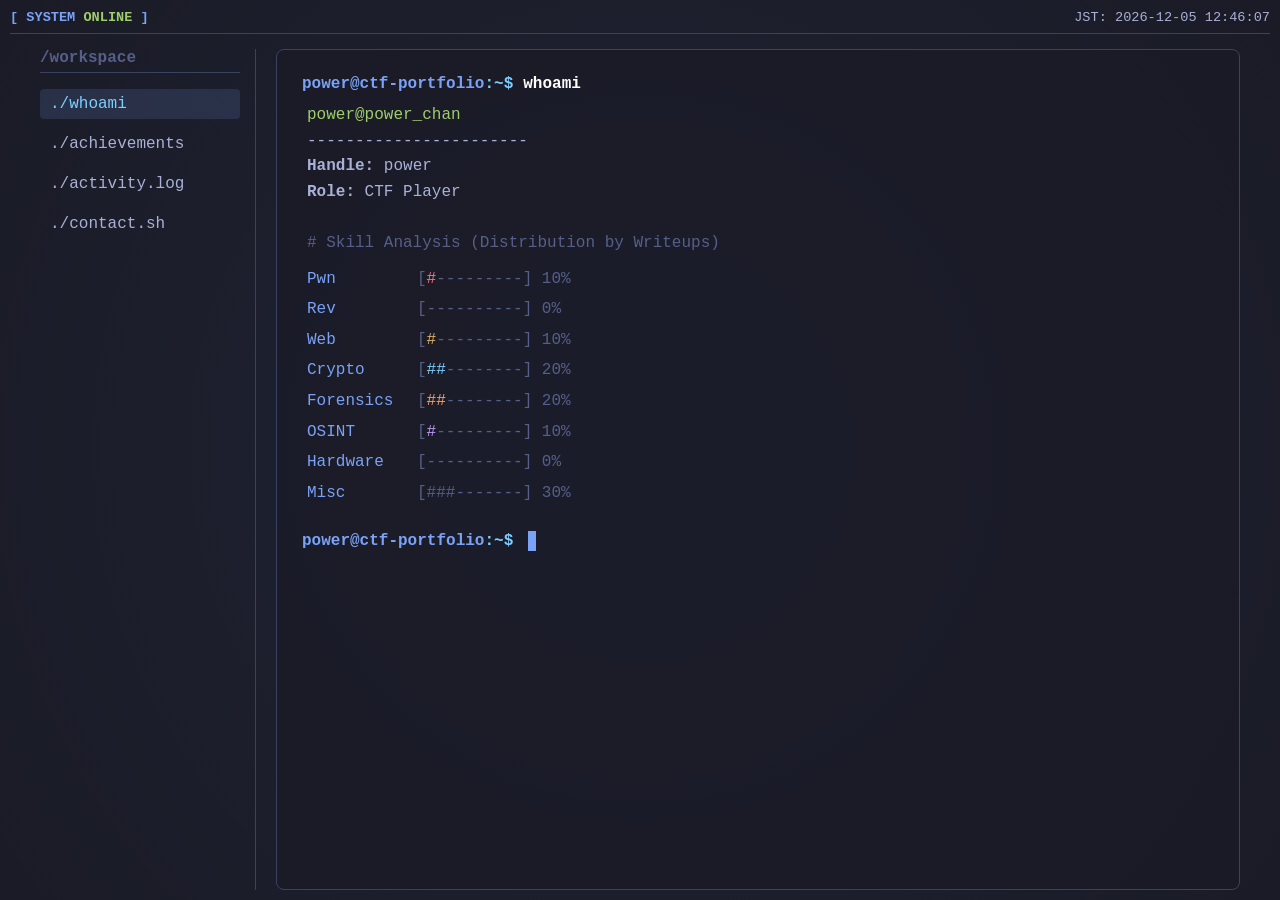
<file: index.html>
<!DOCTYPE html>
<html lang="ja">
<head>
    <meta charset="UTF-8">
    <meta name="viewport" content="width=device-width, initial-scale=1.0">
    <title>power | Portfolio</title>
    <link rel="stylesheet" href="style.css">
</head>
<body>

<header class="header">
    <div class="glitch">
        [ SYSTEM <span style="color: var(--tag-writeup);">ONLINE</span> ]
    </div>
    <div id="jst-time"></div>
</header>

<div class="container">
    <nav class="sidebar">
        <h3>/workspace</h3>
        <ul>
            <li><a onclick="showSection('whoami')" class="menu-item active">./whoami</a></li>
            <li><a onclick="showSection('achievements')" class="menu-item">./achievements</a></li>
            <li><a onclick="showSection('timeline')" class="menu-item">./activity.log</a></li>
            <li><a onclick="showSection('contact')" class="menu-item">./contact.sh</a></li>
        </ul>
    </nav>

    <main class="terminal" id="terminal-screen">
        <section id="error-section" class="section">
            <div class="prompt">
                <span class="user">power@ctf-portfolio</span><span class="symbol">:~$</span>
                <span class="command" id="error-command"></span>
            </div>
            <div class="response" style="color: var(--tag-pwn);">
                bash: command not found
            </div>
        </section>

        <section id="whoami" class="section">
            <div class="prompt">
                <span class="user">power@ctf-portfolio</span><span class="symbol">:~$</span>
                <span class="command">whoami</span>
            </div>
            <div class="response">
                <span style="color:var(--tag-writeup)">power@power_chan</span><br>
                -----------------------<br>
                <strong>Handle:</strong> power<br>
                <strong>Role:</strong> CTF Player<br>
                <br>
                <span style="color: var(--comment);"># Skill Analysis (Distribution by Writeups)</span><br>
                <div id="skill-inventory" class="skill-grid"></div>
            </div>
        </section>

        <section id="achievements" class="section">
            <div class="prompt">
                <span class="user">power@ctf-portfolio</span><span class="symbol">:~$</span>
                <span class="command">ls -l ./achievements</span>
            </div>
            <div class="response">
                <table style="width:100%; border-collapse: collapse; font-size: 0.9em;">
                    <thead>
                        <tr style="border-bottom: 1px solid #3b4261; text-align: left; color: var(--comment);">
                            <th>DATE</th><th>EVENT</th><th>RESULT</th>
                        </tr>
                    </thead>
                    <tbody id="achievement-table-body"></tbody>
                </table>
            </div>
        </section>

        <section id="timeline" class="section">
            <div class="prompt">
                <span class="user">power@ctf-portfolio</span><span class="symbol">:~$</span>
                <span class="command">tail -n 3 activity.log</span>
            </div>
            <div class="response" id="log-response"></div>
        </section>

        <section id="contact" class="section">
            <div class="prompt">
                <span class="user">power@ctf-portfolio</span><span class="symbol">:~$</span>
                <span class="command">./contact.sh</span>
            </div>
            <div class="response">
                <span style="color:var(--comment)"># Reach out to me via:</span><br>
                Hackmd: <a href="https://hackmd.io/@power-chan?utm_source=overview&utm_medium=team-switcher" target="_blank">hackmd.io/@power-chan</a><br>
                Discord: poooooooooower<br>
                X: <a href="https://x.com/poweeeeeer_chan?s=21" target="_blank">poweeeeeer_chan</a>
            </div>
        </section>

        <div class="prompt" id="bottom-prompt" style="display: flex;">
            <span class="user">power@ctf-portfolio</span><span class="symbol">:~$</span>
            <span class="command" id="input-display"></span>
            <span class="cursor"></span>
            <input type="text" id="hidden-input" style="position: absolute; opacity: 0; pointer-events: none;">
        </div>
    </main>
</div>

<script src="main.js"></script>
</body>
</html>
</file>
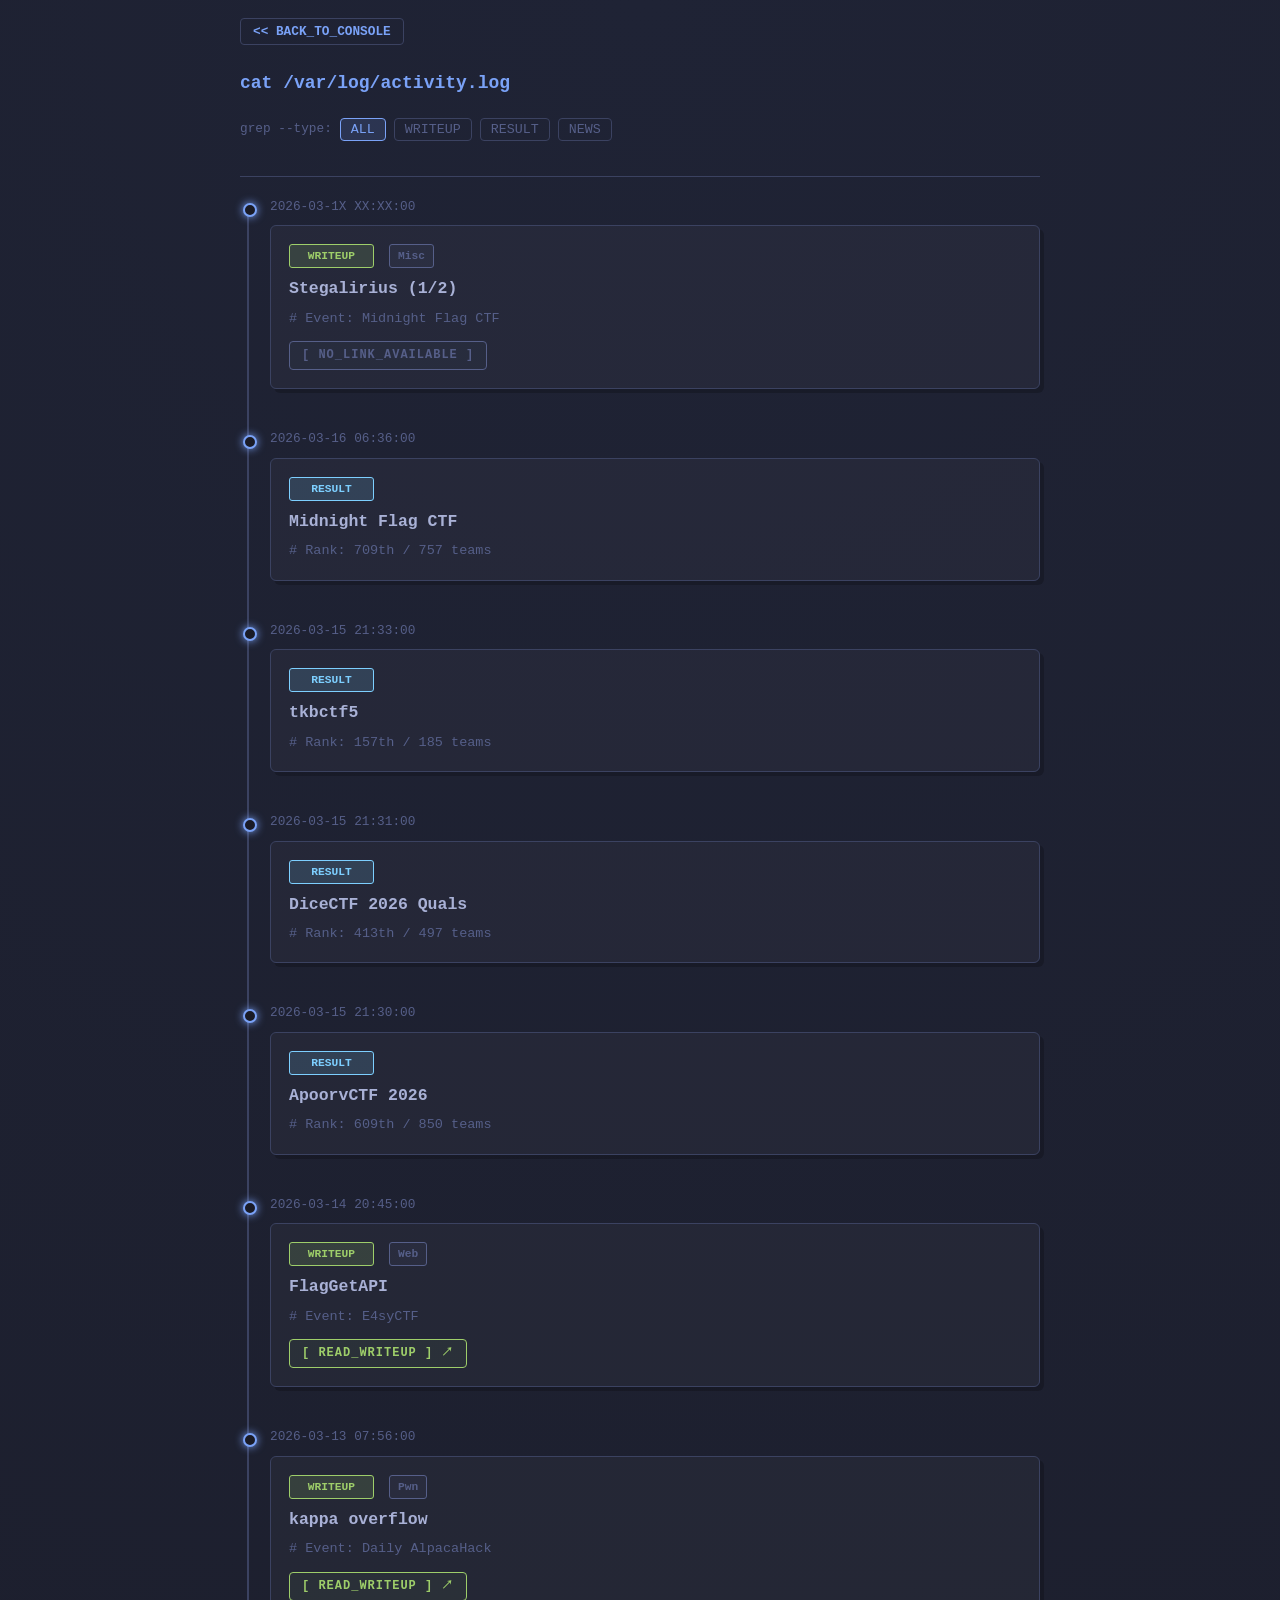
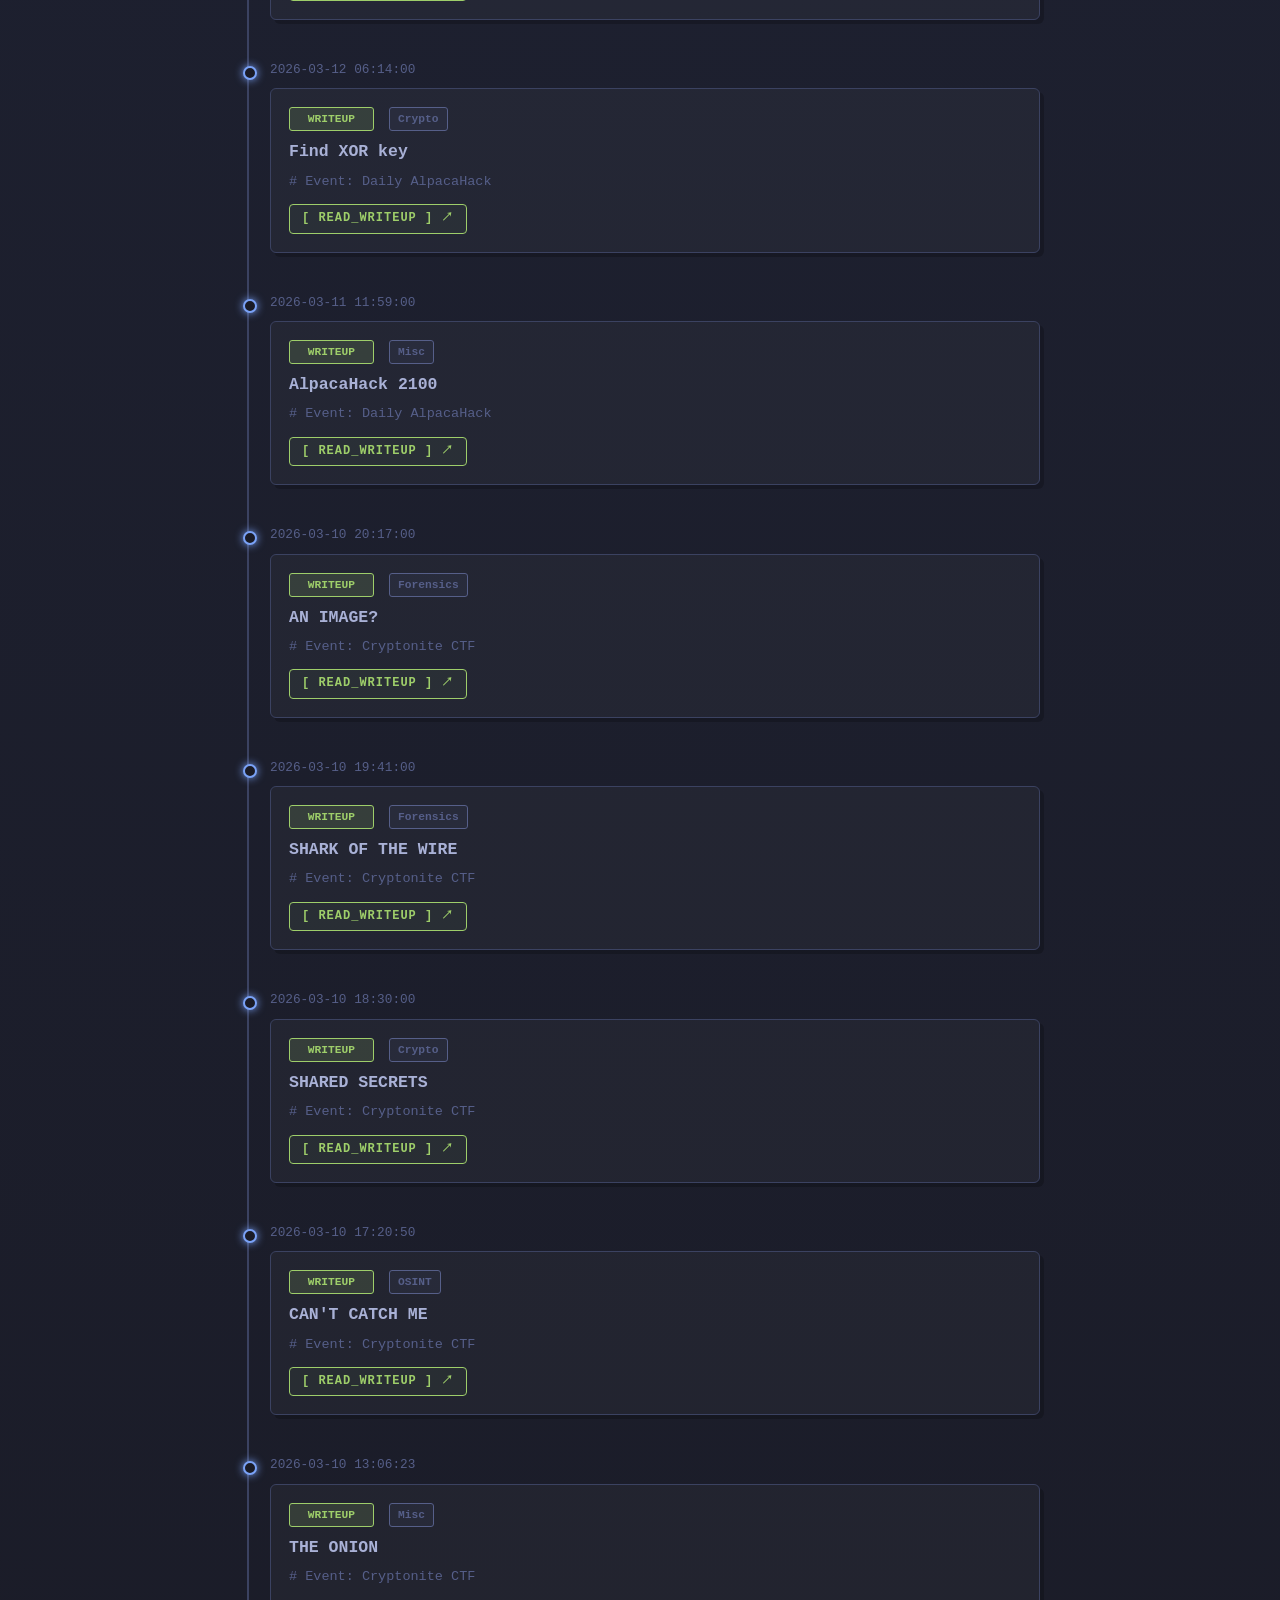
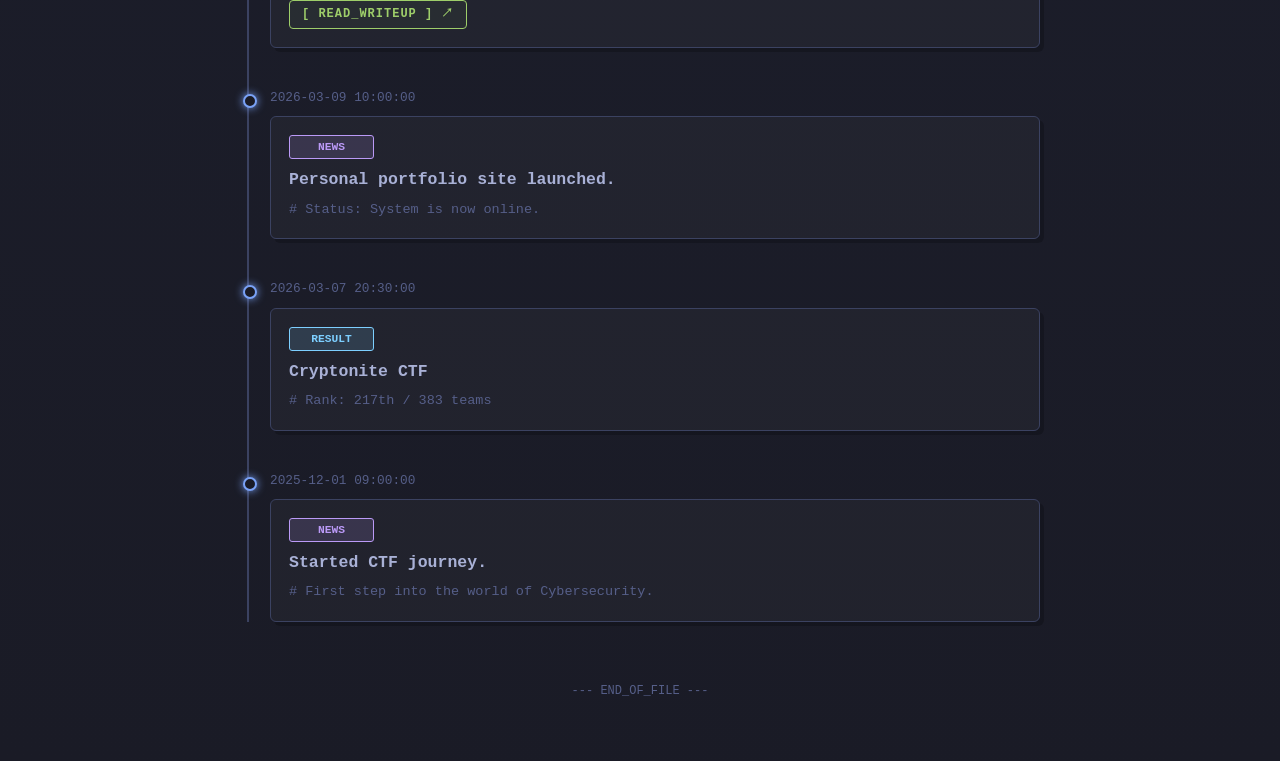
<file: logs.html>
<!DOCTYPE html>
<html lang="ja">
<head>
    <meta charset="UTF-8">
    <meta name="viewport" content="width=device-width, initial-scale=1.0">
    <title>System Logs | activity.log</title>
    <style>
        :root {
            --bg-color: #1a1b26;
            --text-color: #a9b1d6;
            --accent-color: #7aa2f7;
            --font-family: 'Consolas', 'Monaco', 'Courier New', monospace;
            --tag-writeup: #9ece6a;
            --tag-news: #bb9af7;
            --tag-result: #7dcfff;
            --cyan: #7dcfff;
            --comment: #565f89;
            --line-color: #3b4261;
        }

        body {
            background-color: var(--bg-color);
            color: var(--text-color);
            font-family: var(--font-family);
            margin: 0;
            padding: 20px;
            line-height: 1.6;
            background-image: radial-gradient(circle at 50% 0%, #1f2335 0%, #1a1b26 100%);
            min-height: 100vh;
            font-size: 15px;
        }

        .log-container {
            max-width: 800px;
            margin: 0 auto;
        }

        .log-header {
            border-bottom: 1px solid var(--line-color);
            padding-bottom: 15px;
            margin-bottom: 20px;
            animation: fadeInHeader 0.5s ease-out forwards;
        }

        @keyframes fadeInHeader {
            from { opacity: 0; transform: translateY(-10px); }
            to { opacity: 1; transform: translateY(0); }
        }

        .back-link {
            color: var(--accent-color);
            text-decoration: none;
            font-size: 0.85em;
            font-weight: bold;
            border: 1px solid var(--line-color);
            padding: 5px 12px;
            border-radius: 4px;
            transition: 0.3s;
        }

        .back-link:hover {
            background: rgba(122, 162, 247, 0.1);
            color: var(--cyan);
            border-color: var(--accent-color);
        }

        .filter-bar {
            margin: 20px 0;
            font-size: 0.85em;
            display: flex;
            flex-wrap: wrap;
            align-items: center;
            gap: 8px;
        }
        .filter-btn {
            background: transparent;
            border: 1px solid var(--line-color);
            color: var(--comment);
            padding: 3px 10px;
            font-family: var(--font-family);
            cursor: pointer;
            border-radius: 4px;
            transition: 0.2s;
        }
        .filter-btn:hover { border-color: var(--accent-color); color: var(--accent-color); }
        .filter-btn.active {
            background: rgba(122, 162, 247, 0.15);
            border-color: var(--accent-color);
            color: var(--accent-color);
        }

        .timeline { position: relative; padding-left: 30px; min-height: 100px; }
        .timeline::before {
            content: ""; position: absolute; left: 7px; top: 10px; bottom: 0; width: 2px;
            background: var(--line-color);
        }

        .log-entry { 
            position: relative; 
            margin-bottom: 40px;
            opacity: 0;
            transform: translateY(15px);
            transition: opacity 0.4s ease, transform 0.4s ease;
        }
        
        .log-entry.visible {
            opacity: 1;
            transform: translateY(0);
        }
        
        .log-entry.hidden { 
            display: none !important;
        }
        
        .log-entry::before {
            content: ""; position: absolute; left: -27px; top: 6px; width: 10px; height: 10px;
            background: var(--bg-color); border: 2px solid var(--accent-color); border-radius: 50%;
            z-index: 2; box-shadow: 0 0 8px var(--accent-color);
        }

        .time-stamp { display: block; font-size: 0.85em; color: var(--comment); margin-bottom: 8px; }

        .log-body {
            background: rgba(255, 255, 255, 0.03);
            border: 1px solid var(--line-color);
            padding: 18px;
            border-radius: 6px;
            box-shadow: 4px 4px 0px rgba(0,0,0,0.2);
        }

        .tag {
            display: inline-block;
            width: 75px;
            text-align: center;
            font-weight: bold; 
            padding: 2px 4px;
            border-radius: 3px; 
            font-size: 0.75em;
            text-transform: uppercase; 
            margin-right: 6px;
        }

        .tag-writeup { background: rgba(158, 206, 106, 0.15); color: var(--tag-writeup); border: 1px solid var(--tag-writeup); }
        .tag-result { background: rgba(125, 207, 255, 0.15); color: var(--cyan); border: 1px solid var(--cyan); }
        .tag-news { background: rgba(187, 154, 247, 0.15); color: var(--tag-news); border: 1px solid var(--tag-news); }
        .tag-category { background: rgba(86, 95, 137, 0.1); color: var(--comment); border: 1px solid var(--comment); text-transform: none; width: auto; padding: 2px 8px; }

        .log-title {
            display: block;
            font-size: 1.1em;
            font-weight: bold;
            color: var(--text-color);
            margin: 8px 0 5px 0;
        }

        .log-details {
            color: var(--comment);
            font-size: 0.9em;
        }

        .read-more-btn {
            display: inline-block;
            color: var(--tag-writeup);
            text-decoration: none;
            font-size: 0.8em;
            font-weight: bold;
            border: 1px solid var(--tag-writeup);
            padding: 4px 12px;
            border-radius: 4px;
            background: rgba(158, 206, 106, 0.05);
            transition: all 0.2s ease;
            letter-spacing: 1px;
            margin-top: 12px;
        }
        .read-more-btn:hover { background: rgba(158, 206, 106, 0.2); box-shadow: 0 0 12px rgba(158, 206, 106, 0.3); color: #fff; }

        /* 無効化されたボタンのスタイル */
        .read-more-btn.disabled {
            color: var(--comment);
            border-color: var(--comment);
            background: rgba(86, 95, 137, 0.05);
            cursor: not-allowed;
            pointer-events: none;
            box-shadow: none;
        }

        .footer { text-align: center; margin-top: 60px; padding-bottom: 40px; font-size: 0.8em; color: var(--comment); }

        @media (max-width: 600px) {
            body { padding: 15px; }
            .timeline { padding-left: 20px; }
            .timeline::before { left: 5px; }
            .log-entry::before { left: -19px; }
            .log-body { padding: 12px; }
        }
    </style>
</head>
<body>

<div class="log-container">
    <header class="log-header">
        <a href="index.html" class="back-link"> << BACK_TO_CONSOLE </a>
        <h1 style="font-size: 1.2em; color: var(--accent-color); margin-top: 25px; margin-bottom: 10px;">
            cat /var/log/activity.log
        </h1>
        
        <div class="filter-bar">
            <span style="color: var(--comment);">grep --type:</span>
            <button class="filter-btn active" data-filter="all">ALL</button>
            <button class="filter-btn" data-filter="tag-writeup">WRITEUP</button>
            <button class="filter-btn" data-filter="tag-result">RESULT</button>
            <button class="filter-btn" data-filter="tag-news">NEWS</button>
        </div>
    </header>

    <div class="timeline" id="log-timeline">
        </div>

    <footer class="footer">
        --- END_OF_FILE ---
    </footer>
</div>

<script>
    const DELAY_MS = 100;

    function animateVisibleEntries() {
        const entries = document.querySelectorAll('.log-entry');
        const visibleTargets = Array.from(entries).filter(el => !el.classList.contains('hidden'));
        
        entries.forEach(entry => entry.classList.remove('visible'));

        visibleTargets.forEach((entry, index) => {
            setTimeout(() => {
                entry.classList.add('visible');
            }, index * DELAY_MS);
        });
    }

    async function loadLogs() {
        try {
            const response = await fetch('logs.json');
            const logs = await response.json();
            const timeline = document.getElementById('log-timeline');

timeline.innerHTML = logs.map(log => {
    const tagClass = `tag-${log.tag.toLowerCase()}`;
    const hasLink = log.link && log.link.trim() !== "";
    
    // 【修正】Writeup かつ リンクがある場合のみボタンを生成。それ以外は何も出さない。
    let actionButton = "";
    if (log.tag.toLowerCase() === "writeup" && hasLink) {
        actionButton = `<a href="${log.link}" target="_blank" class="read-more-btn">[ READ_WRITEUP ] ↗</a>`;
    } else if (log.tag.toLowerCase() === "writeup" && !hasLink) {
        // Writeupなのにリンクがない場合だけ「準備中」の意味でグレーアウトを出す（任意）
        actionButton = `<span class="read-more-btn disabled">[ NO_LINK_AVAILABLE ]</span>`;
    }

    return `
        <div class="log-entry">
            <span class="time-stamp">${log.date}</span>
            <div class="log-body">
                <div>
                    <span class="tag ${tagClass}">${log.tag}</span>
                    ${log.category ? `<span class="tag tag-category">${log.category}</span>` : ''}
                </div>
                <span class="log-title">${log.title}</span>
                <div class="log-details">${log.details || `# Event: ${log.event}`}</div>
                ${actionButton}
            </div>
        </div>
    `;
}).join('');

            

             


 animateVisibleEntries();
            setupFilters();
        } catch (e) {
            document.getElementById('log-timeline').innerHTML = '<p style="color:var(--tag-writeup)">[!] Error loading logs.json</p>';
        }
    }

    function setupFilters() {
        const filterBtns = document.querySelectorAll('.filter-btn');
        const logEntries = document.querySelectorAll('.log-entry');

        filterBtns.forEach(btn => {
            btn.addEventListener('click', () => {
                filterBtns.forEach(b => b.classList.remove('active'));
                btn.classList.add('active');
                
                const filter = btn.getAttribute('data-filter');

                logEntries.forEach(entry => {
                    if (filter === 'all') {
                        entry.classList.remove('hidden');
                    } else {
                        const hasTag = entry.querySelector(`.${filter}`);
                        if (hasTag) {
                            entry.classList.remove('hidden');
                        } else {
                            entry.classList.add('hidden');
                        }
                    }
                });
                
                setTimeout(animateVisibleEntries, 50);
            });
        });
    }

    document.addEventListener('DOMContentLoaded', loadLogs);
</script>

</body>
</html>
</file>
<file: style.css>
:root {
    --bg-color: #1a1b26;
    --text-color: #a9b1d6;
    --accent-color: #7aa2f7;
    --font-family: 'Consolas', 'Monaco', 'Courier New', monospace;
    --tag-pwn: #f7768e;
    --tag-writeup: #9ece6a;
    --tag-web: #e0af68;
    --tag-news: #bb9af7;
    --tag-result: #7dcfff;
    --cyan: #7dcfff;
    --comment: #565f89;
}

body {
    background-color: var(--bg-color);
    color: var(--text-color);
    font-family: var(--font-family);
    margin: 0;
    padding: 10px;
    display: flex;
    flex-direction: column;
    height: 100vh;
    box-sizing: border-box;
    overflow: hidden;
    background-image: radial-gradient(circle at 50% 50%, #1f2335 0%, #1a1b26 100%);
}

.header {
    border-bottom: 1px solid #3b4261;
    margin-bottom: 15px;
    padding-bottom: 8px;
    display: flex;
    justify-content: space-between;
    align-items: center;
    font-size: 0.85em;
    white-space: nowrap;
}

.glitch { color: var(--accent-color); font-weight: bold; }

.container {
    display: flex;
    flex: 1;
    gap: 20px;
    overflow: hidden;
    max-width: 1200px;
    margin: 0 auto;
    width: 100%;
}

.sidebar {
    width: 200px;
    border-right: 1px solid #3b4261;
    padding-right: 15px;
    flex-shrink: 0;
}

.sidebar h3 { font-size: 1em; color: var(--comment); margin-top: 0; border-bottom: 1px solid #3b4261; padding-bottom: 5px; }
.sidebar ul { list-style: none; padding: 0; }
.sidebar li { margin: 10px 0; }

.sidebar li a {
    display: block;
    color: var(--text-color);
    text-decoration: none;
    padding: 6px 10px;
    cursor: pointer;
    border-radius: 4px;
    transition: 0.3s;
}

.sidebar li a:hover, .sidebar li a.active {
    background: rgba(122, 162, 247, 0.15);
    color: var(--cyan);
}

.terminal {
    flex: 1;
    overflow-y: auto;
    border: 1px solid #3b4261;
    padding: 25px;
    background: rgba(26, 27, 38, 0.7);
    border-radius: 8px;
    cursor: text;
}

.section { display: none; }
.section.active { display: block; }

.prompt {
    display: flex;
    align-items: center;
    flex-wrap: wrap;
    margin-bottom: 10px;
    font-weight: bold;
}

.prompt .user { color: var(--accent-color); }
.prompt .symbol { color: var(--cyan); }
.prompt .command {
    color: #fff;
    margin-left: 10px;
}

.response { margin-bottom: 25px; line-height: 1.6; padding-left: 5px; transition: opacity 0.5s ease; }

.tag { font-weight: bold; padding: 2px 8px; border-radius: 4px; font-size: 0.75em; text-transform: uppercase; margin-right: 8px; }
.tag-pwn { background: rgba(247, 118, 142, 0.2); color: var(--tag-pwn); border: 1px solid var(--tag-pwn); }
.tag-writeup { background: rgba(158, 206, 106, 0.2); color: var(--tag-writeup); border: 1px solid var(--tag-writeup); }
.tag-web { background: rgba(224, 175, 104, 0.2); color: var(--tag-web); border: 1px solid var(--tag-web); }
.tag-news { background: rgba(187, 154, 247, 0.2); color: var(--tag-news); border: 1px solid var(--tag-news); }
.tag-result { background: rgba(125, 207, 255, 0.2); color: var(--tag-result); border: 1px solid var(--tag-result); }

/* スキルバーの崩れ防止 */
.skill-grid {
    margin-top: 10px;
    display: flex;
    flex-direction: column;
    gap: 5px;
}
.skill-item {
    display: flex;
    align-items: center;
}
.skill-label {
    width: 110px; /* 文字数が多いForensicsに合わせた幅 */
    color: var(--accent-color);
    flex-shrink: 0;
}
.skill-bar {
    color: var(--comment);
    white-space: pre;
}

a { 
    color: var(--cyan); 
    text-decoration: none; 
    transition: 0.2s;
}

a:hover { 
    background: rgba(125, 207, 255, 0.1); 
}

.cursor { display: inline-block; width: 8px; height: 1.2em; background: var(--accent-color); animation: blink 1s infinite; vertical-align: middle; margin-left: 5px; }
@keyframes blink { 50% { opacity: 0; } }

@media (max-width: 768px) {
    .container { flex-direction: column; }
    .sidebar { width: 100%; border-right: none; border-bottom: 1px solid #3b4261; padding-bottom: 10px; }
    .terminal { min-height: 400px; }
}
</file>
